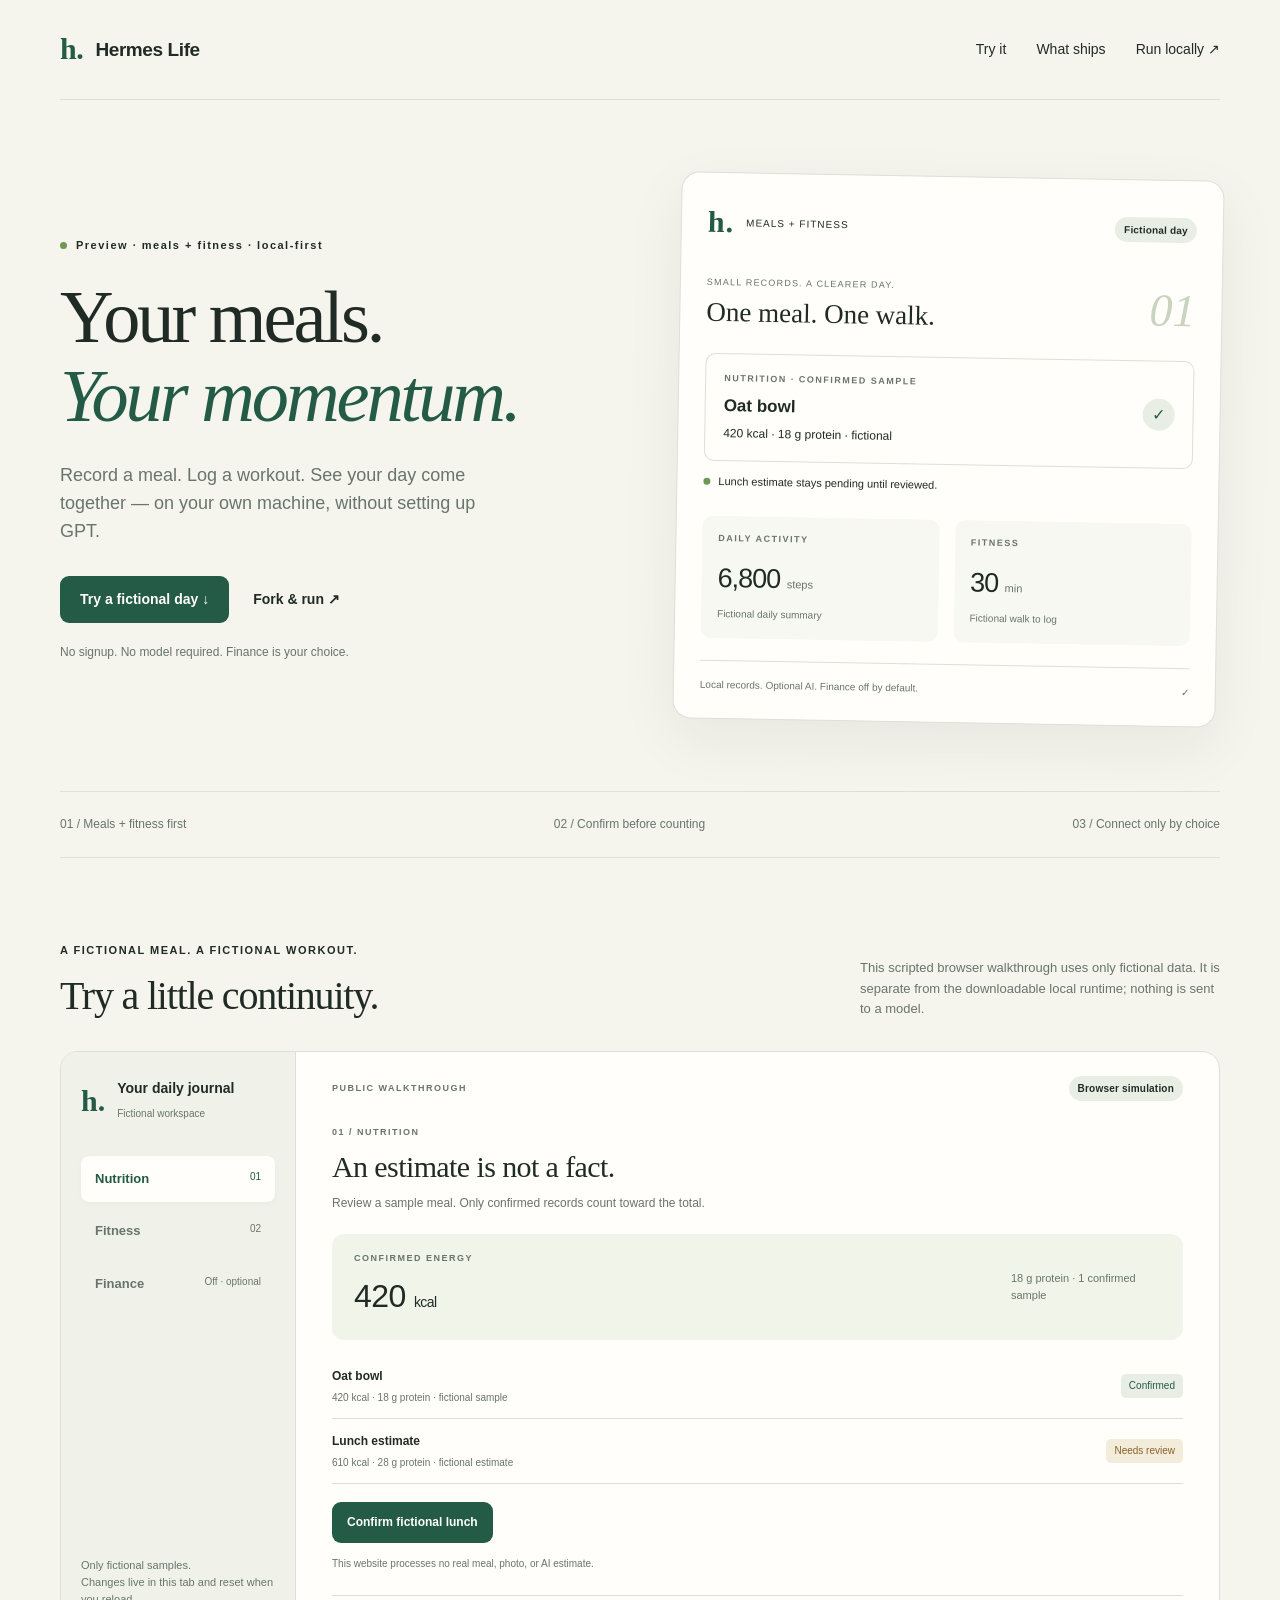
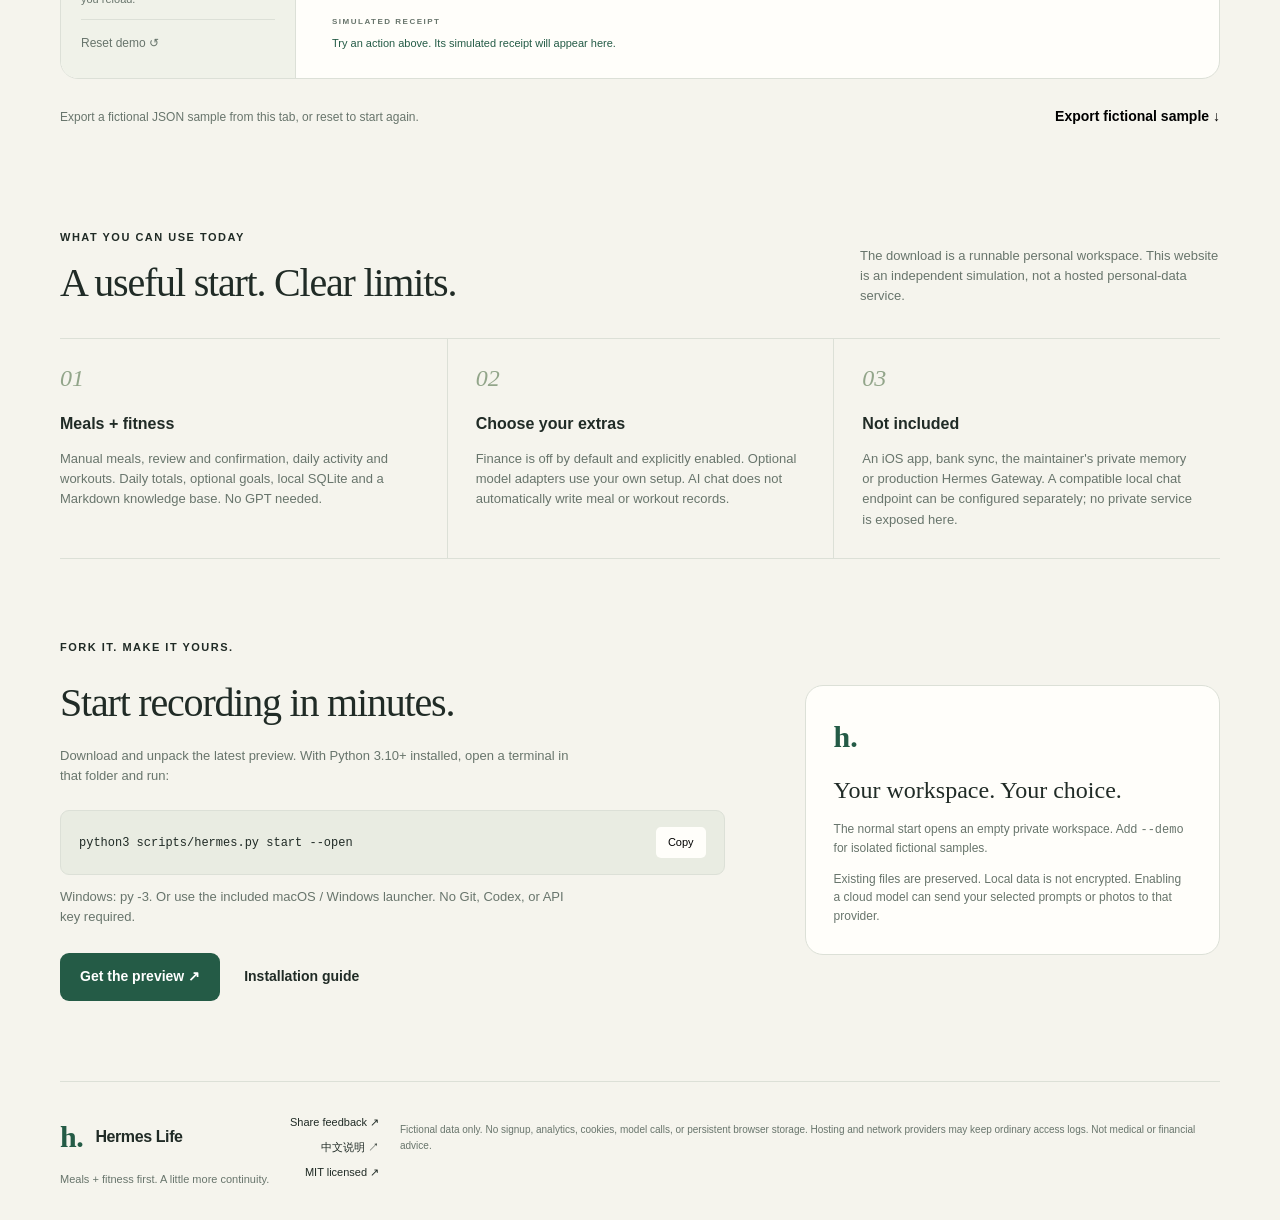
<file: site/index.html>
<!doctype html>
<html lang="en">
<head>
  <meta charset="utf-8">
  <meta name="viewport" content="width=device-width, initial-scale=1">
  <meta name="theme-color" content="#245b46">
  <meta name="description" content="Hermes Preview: a local-first meal and fitness journal. No GPT required. Finance is optional and off by default. Try a fictional browser demo.">
  <meta property="og:title" content="Hermes Preview — meals + fitness, local first">
  <meta property="og:description" content="Record a meal. Log a workout. No GPT required. Try the fictional demo or run your own workspace.">
  <meta property="og:image" content="https://hermes-preview.wenyeezy.com/media/hermes-preview-wide.png">
  <meta name="twitter:card" content="summary_large_image">
  <meta http-equiv="Content-Security-Policy" content="default-src 'self'; script-src 'self'; style-src 'self'; img-src 'self' data:; connect-src 'none'; object-src 'none'; base-uri 'none'; form-action 'none'">
  <title>Hermes Preview — meals + fitness, local first</title>
  <link rel="icon" href="icon.svg" type="image/svg+xml">
  <link rel="stylesheet" href="styles.css">
  <link rel="stylesheet" href="media.css">
  <script src="fixtures.js" defer></script>
  <script src="app.js" defer></script>
</head>
<body>
  <a class="skip-link" href="#demo">Skip to interactive demo</a>
  <header class="navigation wrap">
    <a class="brand" href="#top" aria-label="Hermes Life home"><span class="brand-symbol" aria-hidden="true">h.</span> Hermes Life</a>
    <nav aria-label="Main navigation"><a href="#demo">Try it</a><a href="#boundaries">What ships</a><a href="#install">Run locally ↗</a></nav>
  </header>
  <main id="top">
    <section class="hero wrap" aria-labelledby="hero-title">
      <div class="hero-copy">
        <p class="eyebrow"><span class="status-dot"></span> Preview · meals + fitness · local-first</p>
        <h1 id="hero-title">Your meals.<br><em>Your momentum.</em></h1>
        <p class="lede">Record a meal. Log a workout. See your day come together — on your own machine, without setting up GPT.</p>
        <div class="actions"><a class="button primary" href="#demo">Try a fictional day ↓</a><a class="text-link" href="https://github.com/Wenyeezy/hermes-personal-assistant-template">Fork &amp; run ↗</a></div>
        <p class="small muted">No signup. No model required. Finance is your choice.</p>
      </div>
      <div class="day-card" aria-label="Illustrative fictional meal and fitness workspace">
        <div class="day-top"><span class="mini-brand">h.</span><span>MEALS + FITNESS</span><span class="pill">Fictional day</span></div>
        <div class="day-heading"><div><p class="small muted">SMALL RECORDS. A CLEARER DAY.</p><h2>One meal. One walk.</h2></div><span class="day-number" aria-hidden="true">01</span></div>
        <div class="day-opportunity"><div><p class="label">NUTRITION · CONFIRMED SAMPLE</p><h3>Oat bowl</h3><p>420 kcal · 18 g protein · fictional</p></div><span class="round-arrow" aria-hidden="true">✓</span></div>
        <div class="next-step"><span class="status-dot"></span> Lunch estimate stays pending until reviewed.</div>
        <div class="day-metrics"><div><p class="label">DAILY ACTIVITY</p><strong>6,800 <small>steps</small></strong><p>Fictional daily summary</p></div><div><p class="label">FITNESS</p><strong>30 <small>min</small></strong><p>Fictional walk to log</p></div></div>
        <div class="day-footer"><span>Local records. Optional AI. Finance off by default.</span><span aria-hidden="true">✓</span></div>
      </div>
    </section>
    <div class="principles wrap"><span>01 / Meals + fitness first</span><span>02 / Confirm before counting</span><span>03 / Connect only by choice</span></div>
    <section class="demo-section wrap" id="demo" aria-labelledby="demo-title">
      <div class="section-heading"><div><p class="eyebrow">A FICTIONAL MEAL. A FICTIONAL WORKOUT.</p><h2 id="demo-title">Try a little continuity.</h2></div><p>This scripted browser walkthrough uses only fictional data. It is separate from the downloadable local runtime; nothing is sent to a model.</p></div>
      <div class="demo-shell">
        <aside class="demo-sidebar">
          <div class="workspace-label"><span class="mini-brand">h.</span><div><strong>Your daily journal</strong><span>Fictional workspace</span></div></div>
          <div class="tabs" role="tablist" aria-label="Demo modules" aria-orientation="vertical">
            <button id="tab-nutrition" role="tab" aria-selected="true" aria-controls="panel-nutrition" data-tab="nutrition">Nutrition <span>01</span></button>
            <button id="tab-fitness" role="tab" aria-selected="false" aria-controls="panel-fitness" tabindex="-1" data-tab="fitness">Fitness <span>02</span></button>
            <button id="tab-finance" role="tab" aria-selected="false" aria-controls="panel-finance" tabindex="-1" data-tab="finance">Finance <span id="finance-tab-state">Off · optional</span></button>
          </div>
          <p class="sidebar-note">Only fictional samples.<br>Changes live in this tab and reset when you reload.</p><button class="quiet-button" id="reset-demo">Reset demo ↺</button>
        </aside>
        <div class="demo-content">
          <div class="demo-toolbar"><span class="label">PUBLIC WALKTHROUGH</span><span class="pill">Browser simulation</span></div>
          <section id="panel-nutrition" role="tabpanel" aria-labelledby="tab-nutrition" class="demo-panel">
            <p class="eyebrow">01 / NUTRITION</p><h3>An estimate is not a fact.</h3><p class="panel-description">Review a sample meal. Only confirmed records count toward the total.</p>
            <div class="nutrition-total"><div><span class="label">CONFIRMED ENERGY</span><strong><span id="calorie-total">420</span> <small>kcal</small></strong></div><p id="nutrition-summary">18 g protein · 1 confirmed sample</p></div>
            <div class="meal-row"><div><strong>Oat bowl</strong><span>420 kcal · 18 g protein · fictional sample</span></div><span class="badge">Confirmed</span></div>
            <div class="meal-row"><div><strong>Lunch estimate</strong><span>610 kcal · 28 g protein · fictional estimate</span></div><span class="badge pending" id="lunch-status">Needs review</span></div>
            <button id="confirm-lunch" class="button primary">Confirm fictional lunch</button><p class="small muted">This website processes no real meal, photo, or AI estimate.</p>
          </section>
          <section id="panel-fitness" role="tabpanel" aria-labelledby="tab-fitness" class="demo-panel" hidden>
            <p class="eyebrow">02 / FITNESS</p><h3>A little movement, recorded.</h3><p class="panel-description">Log the sample walk and see the fictional daily workout total update.</p>
            <div class="nutrition-total"><div><span class="label">WORKOUTS LOGGED</span><strong><span id="workout-total">0</span> <small>min</small></strong></div><p id="workout-summary">No sample workout logged yet</p></div>
            <div class="meal-row"><div><strong>Daily activity</strong><span>6,800 steps · fictional daily summary</span></div><span class="badge">Sample</span></div>
            <div class="meal-row"><div><strong>Walking</strong><span>30 minutes · fictional sample</span></div><span class="badge pending" id="workout-status">Ready to log</span></div>
            <button id="save-workout" class="button primary">Log fictional walk</button><p class="small muted">Manual recording works in the local runtime. No wearable or iOS app required.</p>
          </section>
          <section id="panel-finance" role="tabpanel" aria-labelledby="tab-finance" class="demo-panel" hidden>
            <p class="eyebrow">OPTIONAL / FINANCE</p><h3>Only if you want it.</h3>
            <div id="finance-off" class="record-card"><span class="badge">Off by default</span><h4>Your journal comes first.</h4><p>Choose to try a fictional expense ledger. No bank is connected; no money moves.</p><button id="enable-demo-finance" class="button primary">Enable fictional Finance demo</button></div>
            <div id="finance-on" class="record-card" hidden><div class="record-heading"><span class="label">FICTIONAL EXPENSE</span><span class="badge pending" id="finance-status">Needs review</span></div><h4 class="expense-amount">$12.00</h4><p>Notebook · Supplies</p><button id="review-expense" class="button primary">Mark fictional expense reviewed</button><button id="disable-demo-finance" class="text-link">Turn Finance off</button><p class="small muted">In the local runtime, turning this off preserves existing records and blocks the module API.</p></div>
          </section>
          <div class="receipt-area" aria-live="polite" aria-atomic="true"><span class="receipt-label">SIMULATED RECEIPT</span><p id="receipt-text">Try an action above. Its simulated receipt will appear here.</p></div>
        </div>
      </div>
      <div class="demo-bottom"><p class="small muted">Export a fictional JSON sample from this tab, or reset to start again.</p><button class="text-link" id="export-demo">Export fictional sample ↓</button></div>
    </section>
    <section class="boundary-section wrap" id="boundaries" aria-labelledby="boundary-title">
      <div class="section-heading"><div><p class="eyebrow">WHAT YOU CAN USE TODAY</p><h2 id="boundary-title">A useful start. Clear limits.</h2></div><p>The download is a runnable personal workspace. This website is an independent simulation, not a hosted personal-data service.</p></div>
      <div class="boundary-grid">
        <article><span class="boundary-number">01</span><h3>Meals + fitness</h3><p>Manual meals, review and confirmation, daily activity and workouts. Daily totals, optional goals, local SQLite and a Markdown knowledge base. No GPT needed.</p></article>
        <article><span class="boundary-number">02</span><h3>Choose your extras</h3><p>Finance is off by default and explicitly enabled. Optional model adapters use your own setup. AI chat does not automatically write meal or workout records.</p></article>
        <article><span class="boundary-number">03</span><h3>Not included</h3><p>An iOS app, bank sync, the maintainer's private memory or production Hermes Gateway. A compatible local chat endpoint can be configured separately; no private service is exposed here.</p></article>
      </div>
    </section>
    <section class="install-section wrap" id="install" aria-labelledby="install-title">
      <div><p class="eyebrow">FORK IT. MAKE IT YOURS.</p><h2 id="install-title">Start recording in minutes.</h2><p>Download and unpack the latest preview. With Python 3.10+ installed, open a terminal in that folder and run:</p>
        <div class="command"><code id="install-command">python3 scripts/hermes.py start --open</code><button id="copy-command" aria-label="Copy installation command">Copy</button></div>
        <p class="small muted" id="copy-status" aria-live="polite">Windows: py -3. Or use the included macOS / Windows launcher. No Git, Codex, or API key required.</p>
        <div class="actions"><a class="button primary" href="https://github.com/Wenyeezy/hermes-personal-assistant-template/releases">Get the preview ↗</a><a class="text-link" href="https://github.com/Wenyeezy/hermes-personal-assistant-template/blob/main/START_HERE.md">Installation guide</a></div>
      </div>
      <aside class="install-note"><span class="mini-brand">h.</span><h3>Your workspace. Your choice.</h3><p>The normal start opens an empty private workspace. Add <code>--demo</code> for isolated fictional samples.</p><p>Existing files are preserved. Local data is not encrypted. Enabling a cloud model can send your selected prompts or photos to that provider.</p></aside>
    </section>
  </main>
  <footer class="wrap"><div><a class="brand" href="#top"><span class="brand-symbol" aria-hidden="true">h.</span> Hermes Life</a><p>Meals + fitness first. A little more continuity.</p></div><div class="footer-links"><a href="https://github.com/Wenyeezy/hermes-personal-assistant-template/issues/new">Share feedback ↗</a><a href="https://github.com/Wenyeezy/hermes-personal-assistant-template/blob/main/README.zh-CN.md">中文说明 ↗</a><a href="https://github.com/Wenyeezy/hermes-personal-assistant-template/blob/main/LICENSE">MIT licensed ↗</a></div><p class="privacy-note">Fictional data only. No signup, analytics, cookies, model calls, or persistent browser storage. Hosting and network providers may keep ordinary access logs. Not medical or financial advice.</p></footer>
</body>
</html>
</file>
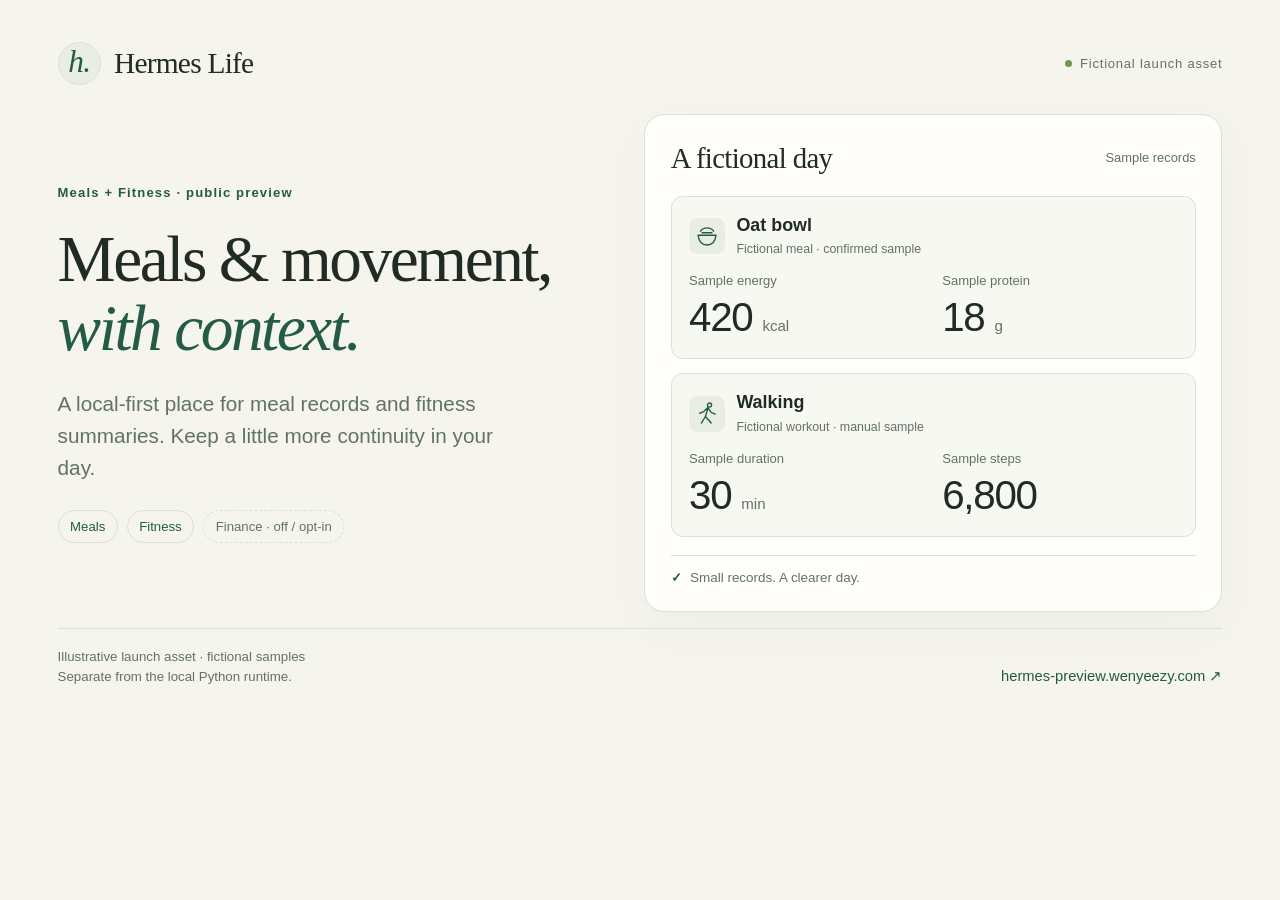
<file: site/launch.html>
<!doctype html>
<html lang="en" data-format="wide" data-mode="poster" data-scene="cover">
<head>
  <meta charset="utf-8">
  <meta name="viewport" content="width=device-width, initial-scale=1">
  <meta name="theme-color" content="#245b46">
  <meta name="description" content="Hermes Life launch illustrations: fictional meal records and fitness summaries, separate from the local Python runtime.">
  <meta http-equiv="Content-Security-Policy" content="default-src 'self'; script-src 'self'; style-src 'self'; img-src 'self' data:; connect-src 'none'; object-src 'none'; base-uri 'none'; form-action 'none'">
  <title>Hermes Life | Meals + Fitness | Launch asset</title>
  <link rel="icon" href="icon.svg" type="image/svg+xml">
  <link rel="stylesheet" href="launch.css">
  <script src="launch.js" defer></script>
</head>
<body>
  <!-- Deterministic, code-native capture surface. No runtime or demo scripts. -->
  <div class="launch-canvas">
    <div class="launch-frame">
      <header class="launch-header">
        <div class="brand"><span class="brand-mark" aria-hidden="true">h.</span><span>Hermes Life</span></div>
        <p class="asset-label"><span class="status-dot" aria-hidden="true"></span>Fictional launch asset</p>
      </header>

      <main class="launch-content" id="launch-content">
        <section class="scene cover-layout" data-scene="cover" aria-labelledby="cover-title">
          <div class="scene-copy">
            <p class="eyebrow">Meals + Fitness · public preview</p>
            <h1 id="cover-title">Meals &amp; movement,<br><em>with context.</em></h1>
            <p class="intro">A local-first place for meal records and fitness summaries. Keep a little more continuity in your day.</p>
            <div class="topic-strip" aria-label="Launch focus and optional module">
              <span>Meals</span><span>Fitness</span><span class="topic-off">Finance · off / opt-in</span>
            </div>
          </div>
          <figure class="day-preview" aria-labelledby="day-title">
            <figcaption class="preview-heading"><h2 id="day-title">A fictional day</h2><span class="sample-label">Sample records</span></figcaption>
            <div class="sample-records">
              <article class="sample-record">
                <div class="record-heading"><span class="record-icon" aria-hidden="true"><svg viewBox="0 0 32 32"><path d="M5 15h22c-1 8-5 12-11 12S6 23 5 15Z"/><path d="M8 10c2-3 5-4 8-4s6 1 8 4M10 12h12"/></svg></span><div><h3>Oat bowl</h3><p>Fictional meal · confirmed sample</p></div></div>
                <dl class="metric-pair"><div><dt>Sample energy</dt><dd>420 <span>kcal</span></dd></div><div><dt>Sample protein</dt><dd>18 <span>g</span></dd></div></dl>
              </article>
              <article class="sample-record">
                <div class="record-heading"><span class="record-icon" aria-hidden="true"><svg viewBox="0 0 32 32"><circle cx="19" cy="5" r="2.5"/><path d="m12 13 5-5 4 6 5 2M17 9l-3 10 7 8M14 19l-5 8M7 15l5-2"/></svg></span><div><h3>Walking</h3><p>Fictional workout · manual sample</p></div></div>
                <dl class="metric-pair"><div><dt>Sample duration</dt><dd>30 <span>min</span></dd></div><div><dt>Sample steps</dt><dd>6,800</dd></div></dl>
              </article>
            </div>
            <p class="preview-note"><span class="checkmark" aria-hidden="true">✓</span> Small records. A clearer day.</p>
          </figure>
        </section>

        <section class="scene scene-layout" data-scene="meal" aria-labelledby="meal-title" hidden>
          <div class="scene-copy">
            <p class="eyebrow">Meals / illustrative review</p>
            <h1 id="meal-title">A meal record,<br><em>reviewed by you.</em></h1>
            <p class="intro">An estimate deserves a review. This fictional oat bowl is shown as a confirmed sample.</p>
            <p class="copy-note">Illustrative confirmation state; this page does not record a meal.</p>
          </div>
          <figure class="detail-card meal-card" aria-labelledby="meal-record-title">
            <figcaption class="card-topline"><span class="eyebrow">Fictional meal record</span><span class="sample-badge">Fictional sample</span></figcaption>
            <div class="detail-heading"><div><p class="record-kicker">Meals</p><h2 id="meal-record-title">Oat bowl</h2></div><div class="bowl" aria-hidden="true"><span class="bowl-surface"></span></div></div>
            <dl class="large-metrics"><div><dt>Sample energy</dt><dd>420 <span>kcal</span></dd></div><div><dt>Sample protein</dt><dd>18 <span>g</span></dd></div></dl>
            <div class="record-state"><span class="confirmed-badge"><span aria-hidden="true">✓</span> Confirmed sample</span><p>Included in the fictional summary.</p></div>
            <p class="card-note">All values are made up for this launch illustration.</p>
          </figure>
        </section>

        <section class="scene scene-layout" data-scene="workout" aria-labelledby="workout-title" hidden>
          <div class="scene-copy">
            <p class="eyebrow">Fitness / manual record</p>
            <h1 id="workout-title">A walk,<br><em>worth keeping.</em></h1>
            <p class="intro">Time, steps, and a little continuity. Keep movement alongside your meal records.</p>
            <p class="copy-note">A fictional workout, entered manually for illustration.</p>
          </div>
          <figure class="detail-card workout-card" aria-labelledby="workout-record-title">
            <figcaption class="card-topline"><span class="eyebrow">Fictional fitness record</span><span class="sample-badge">Fictional sample</span></figcaption>
            <div class="detail-heading"><div><p class="record-kicker">Fitness</p><h2 id="workout-record-title">Walking</h2></div><span class="walking-mark" aria-hidden="true"><svg viewBox="0 0 32 32"><circle cx="19" cy="5" r="2.5"/><path d="m12 13 5-5 4 6 5 2M17 9l-3 10 7 8M14 19l-5 8M7 15l5-2"/></svg></span></div>
            <dl class="large-metrics"><div><dt>Sample duration</dt><dd>30 <span>min</span></dd></div><div><dt>Sample steps</dt><dd>6,800</dd></div></dl>
            <div class="record-state"><span class="confirmed-badge">Manual sample</span><p>A small record of movement.</p></div>
            <p class="card-note">No health account or device is connected to this illustration.</p>
          </figure>
        </section>

        <section class="scene scene-layout" data-scene="summary" aria-labelledby="summary-title" hidden>
          <div class="scene-copy">
            <p class="eyebrow">Meals + Fitness / daily summary</p>
            <h1 id="summary-title">Small records.<br><em>One clear day.</em></h1>
            <p class="intro">See confirmed meals and recorded movement together, without losing the detail.</p>
            <p class="copy-note">Fictional totals shown after illustrative review.</p>
          </div>
          <figure class="detail-card summary-card" aria-labelledby="summary-record-title">
            <figcaption class="card-topline"><h2 id="summary-record-title">A fictional day</h2><span class="sample-badge">Sample totals</span></figcaption>
            <dl class="large-metrics summary-metrics"><div><dt>Fictional confirmed energy</dt><dd>1,030 <span>kcal</span></dd></div><div><dt>Fictional protein</dt><dd>46 <span>g</span></dd></div></dl>
            <div class="summary-meals" aria-label="Fictional confirmed meal samples">
              <p><span>Oat bowl <small>· confirmed sample</small></span><strong>420 kcal · 18 g</strong></p>
              <p><span>Lunch <small>· confirmed sample</small></span><strong>610 kcal · 28 g</strong></p>
            </div>
            <div class="movement-total"><div><p class="record-kicker">Fictional movement</p><h3>Walking</h3></div><p class="movement-value">+30 <span>min</span></p></div>
            <p class="card-note">Sample totals, not a health recommendation.</p>
          </figure>
        </section>

        <section class="scene scene-layout install-layout" data-scene="install" aria-labelledby="install-title" hidden>
          <div class="scene-copy">
            <p class="eyebrow">Your own machine / Python starter</p>
            <h1 id="install-title">Start small.<br><em>Keep it local.</em></h1>
            <p class="intro">Start your own workspace for manual meal records and fitness summaries.</p>
            <div class="topic-strip"><span>Python 3.10+</span><span>No API key required</span></div>
          </div>
          <article class="detail-card install-card" aria-labelledby="local-title">
            <div class="card-topline"><span class="eyebrow">Run locally</span><span class="terminal-dots" aria-hidden="true"><i></i><i></i><i></i></span></div>
            <h2 id="local-title">Your own workspace.</h2>
            <p class="install-instruction">Download and extract the repository. Open a terminal in that folder, then run:</p>
            <pre class="command-line"><code>python3 scripts/hermes.py start --open</code></pre>
            <p class="install-caption">Starts an empty local workspace.</p>
            <div class="install-boundary"><span class="checkmark" aria-hidden="true">✓</span><p>Meals + Fitness first.<br>Finance is off until you opt in.</p></div>
            <p class="card-note">This launch storyboard is illustrative; the Python runtime runs separately.</p>
          </article>
        </section>
      </main>

      <footer class="launch-footer">
        <p>Illustrative launch asset · fictional samples<br>Separate from the local Python runtime.</p>
        <div class="footer-destination"><span class="scene-position" id="scene-position" hidden>01 / 05</span><a href="https://hermes-preview.wenyeezy.com/">hermes-preview.wenyeezy.com<span aria-hidden="true"> ↗</span></a></div>
      </footer>
    </div>
  </div>
</body>
</html>
</file>
<file: site/styles.css>
@charset "UTF-8";
:root{--paper:#f5f4ed;--ink:#202b26;--muted:#68756c;--green:#245b46;--line:#dce0d7;--white:#fffefa;--soft:#e9eee5;--amber:#886228;--radius:18px;color-scheme:light}
*{box-sizing:border-box}html{scroll-behavior:smooth;scroll-padding-top:24px}body{margin:0;background:var(--paper);color:var(--ink);font:16px/1.55 -apple-system,BlinkMacSystemFont,"Segoe UI",sans-serif}a{color:inherit;text-decoration:none}button,a{-webkit-tap-highlight-color:transparent}button{font:inherit;cursor:pointer}button:disabled{opacity:.65;cursor:default}button:disabled::after{content:" ✓"}button:focus-visible,a:focus-visible{outline:3px solid #8caf5f;outline-offset:4px}[hidden]{display:none!important}.wrap{width:min(1160px,calc(100% - 64px));margin-inline:auto}.skip-link{position:fixed;top:-100px;left:20px;padding:12px;background:var(--ink);color:white;z-index:10}.skip-link:focus{top:10px}.navigation{height:100px;display:flex;align-items:center;justify-content:space-between;border-bottom:1px solid var(--line)}.brand{display:inline-flex;gap:12px;align-items:center;font-size:19px;font-weight:650;letter-spacing:-.4px}.brand-symbol,.mini-brand{font-family:Georgia,serif;font-size:30px;font-weight:bold;color:var(--green)}nav{display:flex;gap:30px;font-size:14px}nav a:hover,.text-link:hover{text-decoration:underline;text-underline-offset:4px}.hero{padding:76px 0 68px;display:grid;grid-template-columns:1fr 1fr;gap:74px;align-items:center}.eyebrow,.label{font-size:11px;font-weight:650;letter-spacing:1.5px}.eyebrow{margin:0 0 24px;display:flex;gap:9px;align-items:center}.status-dot{width:7px;height:7px;border-radius:100%;background:#719754;display:inline-block;flex-shrink:0}h1,h2,h3,h4,p{margin-top:0}h1{font:normal clamp(52px,5.8vw,76px)/1.06 Georgia,serif;letter-spacing:-3px;margin-bottom:26px}h1 em{font-weight:normal;color:var(--green)}.lede{font-size:18px;color:var(--muted);max-width:435px;margin-bottom:30px}.actions{display:flex;gap:24px;align-items:center;flex-wrap:wrap}.button{border:0;border-radius:9px;display:inline-flex;align-items:center;justify-content:center;gap:24px;padding:13px 20px;font-size:14px;font-weight:600;min-height:46px}.primary{background:var(--green);color:white}.primary:hover:not(:disabled){background:#173e30}.text-link{font-size:14px;font-weight:600;border:0;padding:0;background:transparent;min-height:44px;display:inline-flex;align-items:center;gap:12px}.small{font-size:12px}.muted{color:var(--muted)}.hero-copy>.small{margin:20px 0 0}.day-card{background:var(--white);border:1px solid var(--line);border-radius:var(--radius);padding:26px;box-shadow:0 20px 60px #273b2710;transform:rotate(1deg)}.day-top{display:flex;align-items:center;gap:12px;font-size:10px;letter-spacing:1px}.day-top .pill{margin-left:auto}.pill{padding:5px 9px;background:var(--soft);border-radius:30px;font-size:10px;letter-spacing:.2px;font-weight:600;white-space:nowrap}.day-heading{display:flex;align-items:center;justify-content:space-between;margin:30px 0 24px}.day-heading p{font-size:9px;letter-spacing:1.2px;margin-bottom:8px}.day-heading h2{font:normal 27px Georgia,serif;margin:0}.day-number{font:italic 46px Georgia,serif;color:#c9d3c0}.day-opportunity{display:flex;align-items:center;justify-content:space-between;border:1px solid var(--line);border-radius:10px;padding:18px}.day-opportunity .label{margin-bottom:8px;font-size:9px;color:var(--muted)}.day-opportunity h3{font-size:17px;margin-bottom:4px}.day-opportunity p:last-child{font-size:12px;margin:0}.round-arrow{height:32px;width:32px;display:grid;place-items:center;background:var(--soft);border-radius:100%;color:var(--green)}.next-step{font-size:11px;display:flex;align-items:center;gap:8px;margin:12px 0 26px}.day-metrics{display:grid;grid-template-columns:1fr 1fr;gap:16px}.day-metrics>div{padding:16px;background:#f7f8f1;border-radius:10px}.day-metrics .label{font-size:9px;color:var(--muted);margin-bottom:12px}.day-metrics strong{font-size:27px;font-weight:500;letter-spacing:-1px}.day-metrics small{font-size:11px;letter-spacing:0;color:var(--muted)}.day-metrics p:last-child{font-size:10px;margin:6px 0 0;color:var(--muted)}.day-footer{margin-top:22px;padding-top:16px;border-top:1px solid var(--line);display:flex;justify-content:space-between;font-size:10px;color:var(--muted)}.principles{padding:23px 0;border-top:1px solid var(--line);border-bottom:1px solid var(--line);display:flex;justify-content:space-between;gap:20px;font-size:12px;color:var(--muted)}.demo-section{padding-top:84px}.section-heading{display:flex;align-items:flex-end;justify-content:space-between;gap:56px;margin-bottom:32px}.section-heading .eyebrow{margin-bottom:14px}.section-heading h2,.install-section h2{font:normal 40px/1.15 Georgia,serif;letter-spacing:-1.2px;margin:0}.section-heading>p{max-width:360px;font-size:13px;color:var(--muted);margin:0}.demo-shell{display:grid;grid-template-columns:235px 1fr;background:var(--white);border:1px solid var(--line);border-radius:var(--radius);overflow:hidden;min-height:535px}.demo-sidebar{padding:26px 20px;border-right:1px solid var(--line);display:flex;flex-direction:column;background:#f0f2e9}.workspace-label{display:flex;align-items:center;gap:12px;margin-bottom:32px}.workspace-label strong{font-size:14px;display:block}.workspace-label span:last-child{font-size:10px;color:var(--muted)}.tabs{display:flex;flex-direction:column;gap:6px}.tabs button{display:flex;justify-content:space-between;border:0;padding:13px 14px;background:transparent;color:var(--muted);text-align:left;border-radius:8px;font-size:13px;font-weight:600}.tabs button span{font-size:10px;font-weight:400}.tabs button[aria-selected=true]{background:var(--white);color:var(--green);box-shadow:0 2px 6px #20301b08}.sidebar-note{font-size:11px;color:var(--muted);margin-top:auto;padding-top:36px}.quiet-button{border:0;border-top:1px solid var(--line);padding:14px 0 0;background:none;text-align:left;font-size:12px;color:var(--muted);display:flex;justify-content:space-between}.demo-content{padding:24px 36px 26px}.demo-toolbar{display:flex;justify-content:space-between;align-items:center;gap:8px;margin-bottom:25px}.demo-toolbar .label{font-size:9px;color:var(--muted)}.demo-panel{min-height:344px}.demo-panel>.eyebrow{font-size:9px;color:var(--muted);margin-bottom:10px}.demo-panel h3{font:normal 30px/1.15 Georgia,serif;letter-spacing:-.6px;margin-bottom:9px}.panel-description{font-size:12px;color:var(--muted);margin-bottom:22px}.record-card{border:1px solid var(--line);padding:20px;border-radius:12px}.record-heading{display:flex;justify-content:space-between;align-items:center;gap:10px;margin-bottom:13px}.record-heading .label{font-size:9px;color:var(--muted)}.badge{font-size:10px;color:var(--green);background:var(--soft);padding:4px 8px;border-radius:5px;white-space:nowrap}.pending{background:#f3ecdb;color:var(--amber)}.record-card h4{font-size:22px;letter-spacing:-.4px;margin-bottom:4px}.record-card>p{font-size:12px;margin-bottom:16px}dl{font-size:11px;margin:16px 0 20px}dl div{display:grid;grid-template-columns:100px 1fr;gap:16px;margin:8px 0}dt{color:var(--muted)}dd{margin:0}.demo-panel .button{font-size:12px;padding:11px 15px;min-height:40px}.receipt-area{border-top:1px solid var(--line);padding-top:16px;margin-top:24px;font-size:11px}.receipt-label{font-size:8px;letter-spacing:1.5px;color:var(--muted);font-weight:600}.receipt-area p{margin:6px 0 0;color:var(--green)}.nutrition-total{background:#f1f4e9;border-radius:12px;padding:18px 22px;display:flex;align-items:center;justify-content:space-between;gap:12px;margin-bottom:14px}.nutrition-total .label{display:block;font-size:9px;color:var(--muted)}.nutrition-total strong{display:block;font-size:32px;font-weight:500;margin-top:6px;letter-spacing:-.6px}.nutrition-total small{font-size:14px}.nutrition-total>p{font-size:11px;color:var(--muted);margin:0;max-width:150px}.meal-row{display:flex;justify-content:space-between;align-items:center;gap:12px;padding:13px 0;border-bottom:1px solid var(--line);font-size:12px}.meal-row strong,.meal-row div span{display:block}.meal-row div span{font-size:10px;color:var(--muted);margin-top:4px}.meal-row+.button{margin-top:18px}.demo-panel>.small{margin-top:13px;font-size:10px}.record-card .expense-amount{font-size:34px}.demo-bottom{display:flex;justify-content:space-between;align-items:center;gap:24px;padding-top:16px}.demo-bottom p{margin:0}.boundary-section{padding-top:90px}.boundary-grid{display:grid;grid-template-columns:repeat(3,1fr);border-top:1px solid var(--line);border-bottom:1px solid var(--line)}.boundary-grid article{padding:26px 28px 28px 0}.boundary-grid article+article{padding-left:28px;border-left:1px solid var(--line)}.boundary-number{font:italic 24px Georgia,serif;color:#92a58a;display:block;margin-bottom:20px}.boundary-grid h3{font-size:16px;margin-bottom:12px}.boundary-grid p{font-size:13px;color:var(--muted);margin:0}.install-section{padding:80px 0;display:grid;grid-template-columns:1.6fr 1fr;gap:80px}.install-section h2{margin-bottom:20px}.install-section>div>p:not(.eyebrow){color:var(--muted);font-size:13px;max-width:520px}.command{display:flex;gap:10px;justify-content:space-between;align-items:center;padding:16px 18px;background:#e9ece2;border:1px solid var(--line);border-radius:9px;margin:24px 0 12px}.command code{font:12px/1.5 ui-monospace,SFMono-Regular,Consolas,monospace;overflow-wrap:anywhere}.command button{font-size:11px;border:0;background:var(--white);padding:7px 12px;border-radius:5px}.install-section .actions{margin-top:26px}.install-note{background:var(--white);border:1px solid var(--line);border-radius:var(--radius);padding:28px;align-self:center}.install-note h3{font:normal 24px Georgia,serif;margin:16px 0}.install-note p{font-size:12px;color:var(--muted);margin-bottom:12px}.install-note p:last-child{margin:0}footer{padding:32px 0;border-top:1px solid var(--line);display:flex;justify-content:space-between;flex-wrap:wrap;gap:20px}footer .brand{font-size:16px}footer>div>p{font-size:11px;color:var(--muted);margin:10px 0 0}.footer-links{display:flex;flex-direction:column;gap:8px;align-items:flex-end;font-size:11px}.footer-links span{color:var(--muted)}.privacy-note{flex:1 1 100%;font-size:10px;color:var(--muted);margin:8px 0 0;max-width:820px}
@media(max-width:1000px){.hero{gap:36px}.day-card{padding:22px}.day-top{gap:9px;font-size:9px}.day-metrics strong{font-size:23px}.demo-shell{grid-template-columns:200px 1fr}.demo-content{padding:24px}.install-section{gap:40px}.command{padding:12px}}
@media(max-width:720px){.wrap{width:calc(100% - 36px)}.navigation{height:76px}nav{gap:18px;font-size:12px}nav a:nth-child(2){display:none}.brand{gap:9px;font-size:17px}.hero{grid-template-columns:1fr;padding:48px 0 36px;gap:36px}h1{font-size:57px;letter-spacing:-2px}.lede{font-size:16px;max-width:430px}.hero-copy>.small{margin-top:16px}.day-card{transform:none}.principles{font-size:10px;gap:12px;align-items:flex-start}.principles span{max-width:110px}.demo-section,.boundary-section{padding-top:54px}.section-heading{flex-direction:column;align-items:flex-start;gap:16px;margin-bottom:24px}.section-heading h2,.install-section h2{font-size:32px}.section-heading>p{max-width:100%;font-size:12px}.demo-shell{grid-template-columns:1fr}.demo-sidebar{border-right:0;border-bottom:1px solid var(--line);padding:16px}.workspace-label{margin:0 0 12px;gap:10px}.workspace-label .mini-brand{font-size:24px}.tabs{flex-direction:row;gap:5px}.tabs button{flex:1;padding:12px 10px;font-size:12px}.tabs button span{display:none}.sidebar-note{display:none}.quiet-button{border:0;padding:0;position:absolute;right:35px;margin-top:8px;font-size:10px;gap:10px;min-height:30px}.demo-content{padding:20px 17px}.demo-toolbar{margin-bottom:21px}.demo-panel h3{font-size:27px}.demo-panel{min-height:350px}.record-card{padding:17px}.record-heading .label{font-size:8px}.badge{font-size:9px}dl div{grid-template-columns:82px 1fr;gap:10px}.nutrition-total{padding:16px;gap:10px}.nutrition-total strong{font-size:31px}.nutrition-total>p{max-width:100px}.meal-row{font-size:11px}.meal-row div span{font-size:9px}.demo-bottom{align-items:flex-start;flex-direction:column;gap:4px}.demo-bottom p{font-size:10px}.boundary-grid{grid-template-columns:1fr}.boundary-grid article,.boundary-grid article+article{border-left:0;padding:22px 0}.boundary-grid article+article{border-top:1px solid var(--line)}.boundary-number{margin-bottom:12px}.install-section{grid-template-columns:1fr;padding:54px 0;gap:30px}.command{padding:14px;gap:12px}.command code{font-size:11px}.install-note{padding:24px}.footer-links{align-items:flex-start}footer{padding-top:26px}.privacy-note{font-size:10px}}
@media(prefers-reduced-motion:reduce){html{scroll-behavior:auto}}
</file>
<file: site/media.css>
/* Native layout presets for screenshots of this fictional UI; no raster edits. */
.social-scene .demo-toolbar{margin-bottom:16px}.social-scene .demo-panel{min-height:315px}.social-scene .panel-description{margin-bottom:14px}.social-scene .nutrition-total{padding:12px 18px;margin-bottom:4px}.social-scene .nutrition-total strong{font-size:28px;margin-top:4px}.social-scene .meal-row{padding:9px 0}.social-scene .meal-row+.button{margin-top:12px}.social-scene .demo-panel>.small{margin-top:8px}.social-scene .receipt-area{margin-top:16px;padding-top:12px}
.social .navigation{height:76px}.social nav{display:none}.social footer,.social .principles,.social .boundary-section,.social .demo-bottom{display:none}.social-wide .demo-section,.social-wide .install-section,.social-square .demo-section,.social-square .install-section{display:none}.social-wide .wrap{width:1040px}.social-wide .hero{padding:28px 0 40px;gap:58px}.social-wide h1{font-size:65px}.social-wide .lede{font-size:16px}.social-wide .day-card{padding:23px;transform:none}.social-wide .day-heading{margin:22px 0}.social-wide .day-metrics>div{padding:14px}.social-wide .day-metrics strong{font-size:25px}.social-wide .day-footer{margin-top:16px}.social-square .wrap{width:864px}.social-square .hero{grid-template-columns:1fr;padding:35px 0;gap:34px}.social-square h1{font-size:69px;line-height:1.02;margin-bottom:20px}.social-square h1 br{display:none}.social-square h1 em{display:block}.social-square .hero-copy .eyebrow{margin-bottom:16px}.social-square .lede{max-width:750px;font-size:18px;margin-bottom:8px}.social-square .actions{display:none}.social-square .hero-copy>.small{margin-top:16px}.social-square .day-card{transform:none;padding:28px 32px}.social-square .day-heading{margin:24px 0}.social-square .day-opportunity h3{font-size:23px}.social-square .day-opportunity p:last-child{font-size:14px}.social-square .day-metrics strong{font-size:37px}.social-square .day-metrics p:last-child{font-size:13px}.social-square .day-footer{font-size:13px}.social-scene .hero,.social-scene .install-section{display:none}.social-scene .wrap{width:1100px}.social-scene .demo-section{padding-top:22px}.social-scene .section-heading{margin-bottom:18px;gap:30px}.social-scene .section-heading .eyebrow{margin-bottom:8px;font-size:9px}.social-scene .section-heading h2{font-size:33px}.social-scene .section-heading>p{font-size:11px}.social-scene .demo-shell{min-height:505px}.social-scene .demo-content{padding:22px 30px}.social-scene .demo-panel{min-height:340px}.social-install .hero,.social-install .demo-section{display:none}.social-install .wrap{width:1100px}.social-install .install-section{padding:90px 0;gap:70px}.social-install .install-section h2{font-size:48px}.social-install .install-section>div>p:not(.eyebrow){font-size:16px}.social-install .command code{font-size:15px}.social-install .install-note p{font-size:15px}
</file>
<file: site/launch.css>
@charset "UTF-8";

:root {
  --paper: #f5f4ed;
  --white: #fffefa;
  --ink: #202b26;
  --muted: #627267;
  --green: #245b46;
  --line: #dce0d7;
  --soft: #e9eee5;
  color-scheme: light;
  font-family: -apple-system, BlinkMacSystemFont, "Segoe UI", sans-serif;
  color: var(--ink);
  background: var(--paper);
}

* { box-sizing: border-box; }
body, h1, h2, h3, p, figure, dl, dd, pre { margin: 0; }
body { min-width: 280px; }
[hidden] { display: none !important; }
svg { display: block; width: 100%; height: 100%; }
a { color: var(--green); text-decoration: none; }
a:hover { text-decoration: underline; text-underline-offset: 4px; }
a:focus-visible { outline: 3px solid var(--green); outline-offset: 6px; }

/* Container units keep the composition proportional at both wide sizes. */
.launch-canvas {
  position: relative;
  width: min(100%, 1280px);
  aspect-ratio: 16 / 9;
  margin-inline: auto;
  container-type: inline-size;
}
.launch-frame {
  position: absolute;
  inset: 0;
  display: grid;
  grid-template-rows: auto minmax(0, 1fr) auto;
  gap: 2.25cqw;
  padding: 3.25cqw 4.5cqw 2.5cqw;
  background: var(--paper);
}
.launch-header, .launch-footer, .brand, .asset-label,
.preview-heading, .record-heading, .card-topline,
.detail-heading, .record-state, .movement-total, .footer-destination {
  display: flex;
  align-items: center;
  justify-content: space-between;
}
.brand { justify-content: flex-start; gap: 1cqw; font: 2.3cqw/1 Georgia, serif; letter-spacing: -.06cqw; }
.brand-mark {
  display: grid;
  place-items: center;
  width: 3.4cqw;
  height: 3.4cqw;
  border: 1px solid var(--line);
  border-radius: 50%;
  color: var(--green);
  background: var(--soft);
  font: italic 2.45cqw/1 Georgia, serif;
  padding-bottom: .2cqw;
}
.asset-label { gap: .65cqw; font-size: 1.02cqw; letter-spacing: .06cqw; color: var(--muted); }
.status-dot { width: .55cqw; height: .55cqw; border-radius: 50%; background: #719754; flex-shrink: 0; }
.launch-content { min-width: 0; min-height: 0; display: grid; }
.scene { min-width: 0; min-height: 0; align-items: center; }
.cover-layout, .scene-layout { display: grid; grid-template-columns: 1fr 1.08fr; gap: 4cqw; }
.scene-copy { min-width: 0; }
.eyebrow { font-size: 1.02cqw; font-weight: 650; letter-spacing: .09cqw; line-height: 1.5; color: var(--green); }
.scene-copy > .eyebrow { margin-bottom: 1.7cqw; }
h1 { font: normal 5.1cqw/1.07 Georgia, serif; letter-spacing: -.19cqw; text-wrap: balance; }
h1 em { color: var(--green); font-weight: normal; }
.intro { font-size: 1.62cqw; line-height: 1.55; color: var(--muted); margin-top: 1.85cqw; max-width: 35cqw; }
.topic-strip { display: flex; flex-wrap: wrap; gap: .7cqw; margin-top: 2cqw; }
.topic-strip > span { padding: .62cqw .9cqw; border: 1px solid var(--line); border-radius: 999px; font-size: 1.03cqw; color: var(--green); }
.topic-strip .topic-off { color: var(--muted); border-style: dashed; }
.copy-note { margin-top: 2cqw; max-width: 31cqw; font-size: 1.15cqw; line-height: 1.5; color: var(--muted); }

.day-preview, .detail-card { min-width: 0; padding: 2cqw; border: 1px solid var(--line); border-radius: 1.6cqw; background: var(--white); box-shadow: 0 1.25cqw 4cqw #273b2708; }
.preview-heading { gap: 1cqw; margin-bottom: 1.6cqw; }
.preview-heading h2, .card-topline h2 { font: normal 2.25cqw/1.2 Georgia, serif; letter-spacing: -.05cqw; }
.sample-label { color: var(--muted); font-size: 1.01cqw; white-space: nowrap; }
.sample-records { display: grid; gap: 1.1cqw; }
.sample-record { padding: 1.35cqw; border: 1px solid var(--line); border-radius: .9cqw; background: #f7f8f1; }
.record-heading { justify-content: flex-start; gap: .9cqw; margin-bottom: 1.1cqw; }
.record-icon { width: 2.8cqw; height: 2.8cqw; flex-shrink: 0; padding: .38cqw; border-radius: .65cqw; background: var(--soft); color: var(--green); }
.record-icon svg, .walking-mark svg { fill: none; stroke: currentColor; stroke-width: 1.7; stroke-linecap: round; stroke-linejoin: round; }
.record-heading h3 { font-size: 1.4cqw; line-height: 1.3; font-weight: 600; }
.record-heading p { font-size: .97cqw; line-height: 1.4; margin-top: .3cqw; color: var(--muted); }
.metric-pair, .large-metrics { display: grid; grid-template-columns: 1fr 1fr; gap: 1.4cqw; }
.metric-pair dt, .large-metrics dt { font-size: 1.02cqw; line-height: 1.4; color: var(--muted); margin-bottom: .3cqw; }
.metric-pair dd { font-size: 3.15cqw; line-height: 1.15; font-weight: 500; letter-spacing: -.1cqw; }
dd { font-variant-numeric: tabular-nums; }
.metric-pair dd span { font-size: 1.18cqw; letter-spacing: 0; color: var(--muted); font-weight: 400; }
.preview-note { margin-top: 1.45cqw; padding-top: 1.1cqw; border-top: 1px solid var(--line); font-size: 1.05cqw; color: var(--muted); display: flex; align-items: center; gap: .65cqw; }
.checkmark { color: var(--green); font-weight: 600; }

.scene-layout { grid-template-columns: .95fr 1.2fr; }
.scene-layout h1 { font-size: 4.7cqw; }
.detail-card { padding: 2.5cqw; }
.card-topline { gap: 1cqw; margin-bottom: 2cqw; }
.card-topline .eyebrow { font-size: .95cqw; letter-spacing: .075cqw; }
.sample-badge { color: var(--green); background: var(--soft); border-radius: 999px; padding: .5cqw .75cqw; font-size: .95cqw; white-space: nowrap; }
.detail-heading { gap: 1.5cqw; margin-bottom: 2.1cqw; }
.record-kicker { font-size: 1.05cqw; line-height: 1.5; color: var(--muted); margin-bottom: .35cqw; }
.detail-heading h2, .install-card h2 { font: normal 3.4cqw/1.15 Georgia, serif; letter-spacing: -.07cqw; }
.large-metrics { gap: 1.5cqw; }
.large-metrics dt { font-size: 1.08cqw; margin-bottom: .7cqw; }
.large-metrics dd { color: var(--green); font-size: 5.4cqw; line-height: 1.1; letter-spacing: -.2cqw; font-weight: 500; }
.large-metrics dd span { font-size: 1.45cqw; letter-spacing: 0; color: var(--muted); font-weight: 400; }
.record-state { align-items: flex-start; flex-direction: column; gap: .8cqw; margin-top: 2.4cqw; padding-top: 1.6cqw; border-top: 1px solid var(--line); }
.confirmed-badge { display: inline-flex; align-items: center; gap: .45cqw; color: var(--green); font-size: 1.15cqw; font-weight: 600; }
.record-state p { font-size: 1.2cqw; line-height: 1.5; color: var(--muted); }
.card-note { margin-top: 1.6cqw; font-size: 1.02cqw; line-height: 1.5; color: var(--muted); }

/* A small bowl drawn entirely in CSS; no external photos or generated assets. */
.bowl { position: relative; width: 7cqw; height: 5.3cqw; flex-shrink: 0; }
.bowl::before { content: ""; position: absolute; inset: 1.45cqw 0 .4cqw; background: #e4e9dd; border: 1px solid #c7d2c0; border-radius: 8% 8% 50% 50% / 10% 10% 90% 90%; }
.bowl-surface { position: absolute; top: .5cqw; left: 0; width: 100%; height: 2.75cqw; border-radius: 50%; border: .28cqw solid #fffefa; box-shadow: 0 0 0 1px #c7d2c0; background: radial-gradient(ellipse at 25% 38%, #d8b56d 0 7%, transparent 8%), radial-gradient(ellipse at 45% 62%, #ca9e5d 0 6%, transparent 7%), radial-gradient(ellipse at 62% 25%, #e0bd7e 0 8%, transparent 9%), radial-gradient(circle at 72% 56%, #677b71 0 8%, transparent 9%), radial-gradient(circle at 55% 50%, #596f63 0 8%, transparent 9%), radial-gradient(ellipse at 34% 70%, #e3c890 0 9%, transparent 10%), #eee2c5; }
.walking-mark { width: 5.1cqw; height: 5.1cqw; padding: .9cqw; border-radius: 50%; background: var(--soft); color: var(--green); flex-shrink: 0; }
.workout-card .large-metrics { grid-template-columns: .8fr 1.2fr; }
.workout-card .large-metrics dd { font-size: 5.15cqw; }

.summary-card { padding-top: 2.1cqw; padding-bottom: 2.1cqw; }
.summary-card .card-topline { margin-bottom: 1.6cqw; }
.summary-metrics { grid-template-columns: 1.25fr 1fr; gap: 1cqw; }
.summary-metrics dd { font-size: 4.5cqw; }
.summary-metrics dt { font-size: .98cqw; }
.summary-meals { margin-top: 1.5cqw; border-top: 1px solid var(--line); }
.summary-meals p { display: flex; justify-content: space-between; align-items: baseline; gap: 1cqw; padding: .85cqw 0; border-bottom: 1px solid var(--line); font-size: 1.08cqw; line-height: 1.5; }
.summary-meals small { display: block; font-size: .92cqw; color: var(--muted); }
.summary-meals strong { font-size: 1.05cqw; font-weight: 500; white-space: nowrap; }
.movement-total { gap: 1cqw; margin-top: 1.4cqw; background: var(--soft); padding: 1cqw 1.25cqw; border-radius: .8cqw; }
.movement-total h3 { font-size: 1.3cqw; font-weight: 600; }
.movement-total .record-kicker { font-size: .95cqw; }
.movement-value { font-size: 3.1cqw; line-height: 1.2; color: var(--green); letter-spacing: -.07cqw; font-variant-numeric: tabular-nums; }
.movement-value span { font-size: 1.2cqw; letter-spacing: 0; }
.summary-card .card-note { margin-top: 1.2cqw; }

.install-layout { grid-template-columns: .85fr 1.3fr; gap: 3.5cqw; }
.install-card { padding: 2.2cqw 2.5cqw; }
.install-card .card-topline { margin-bottom: 2cqw; }
.terminal-dots { display: inline-flex; gap: .45cqw; }
.terminal-dots i { width: .6cqw; height: .6cqw; border-radius: 50%; background: #c5d0be; }
.install-card h2 { font-size: 2.8cqw; }
.install-instruction { margin-top: 1.25cqw; font-size: 1.35cqw; line-height: 1.55; color: var(--muted); max-width: 40cqw; }
.command-line { margin-top: 1.7cqw; padding: 1.4cqw 1.2cqw; border: 1px solid var(--line); border-radius: .65cqw; background: #edf0e7; white-space: pre-wrap; overflow-wrap: anywhere; }
.command-line code { font: 1.45cqw/1.5 ui-monospace, SFMono-Regular, Consolas, monospace; color: var(--green); }
.install-caption { color: var(--muted); font-size: 1.05cqw; line-height: 1.5; margin-top: .65cqw; }
.install-boundary { display: flex; gap: .9cqw; align-items: flex-start; border-top: 1px solid var(--line); margin-top: 1.8cqw; padding-top: 1.4cqw; font-size: 1.25cqw; line-height: 1.6; }
.install-card .card-note { margin-top: 1.2cqw; }

.launch-footer { align-items: flex-end; gap: 2cqw; padding-top: 1.4cqw; border-top: 1px solid var(--line); }
.launch-footer > p { font-size: 1.04cqw; line-height: 1.55; color: var(--muted); }
.footer-destination { gap: 1.6cqw; font-size: 1.15cqw; line-height: 1.55; }
.scene-position { font-size: .98cqw; color: var(--muted); white-space: nowrap; }

/* Square posters keep full-size type and put the demonstration below the copy. */
html[data-format="square"] .launch-canvas { width: min(100%, 1080px); aspect-ratio: 1; }
html[data-format="square"] .launch-frame { padding: 4.5cqw 5cqw 3.5cqw; gap: 3cqw; }
html[data-format="square"] .brand { font-size: 3cqw; gap: 1.2cqw; }
html[data-format="square"] .brand-mark { width: 4.3cqw; height: 4.3cqw; font-size: 3.1cqw; }
html[data-format="square"] .asset-label { font-size: 1.3cqw; }
html[data-format="square"] .cover-layout,
html[data-format="square"] .scene-layout { grid-template-columns: 1fr; gap: 3cqw; align-content: center; }
html[data-format="square"] .scene-copy > .eyebrow { font-size: 1.4cqw; margin-bottom: 1.5cqw; }
html[data-format="square"] h1,
html[data-format="square"] .scene-layout h1 { font-size: 6.5cqw; line-height: 1.06; letter-spacing: -.2cqw; }
html[data-format="square"] .intro { font-size: 1.95cqw; margin-top: 1.5cqw; max-width: 79cqw; }
html[data-format="square"] .topic-strip { margin-top: 1.6cqw; }
html[data-format="square"] .topic-strip > span { font-size: 1.3cqw; padding: .65cqw 1.1cqw; }
html[data-format="square"] .copy-note { font-size: 1.4cqw; max-width: 80cqw; margin-top: 1.2cqw; }
html[data-format="square"] .day-preview { padding: 2.6cqw; }
html[data-format="square"] .preview-heading { margin-bottom: 2cqw; }
html[data-format="square"] .preview-heading h2,
html[data-format="square"] .card-topline h2 { font-size: 3cqw; }
html[data-format="square"] .sample-label { font-size: 1.3cqw; }
html[data-format="square"] .sample-records { grid-template-columns: 1fr 1fr; gap: 1.7cqw; }
html[data-format="square"] .sample-record { padding: 1.8cqw; }
html[data-format="square"] .record-heading { gap: 1cqw; margin-bottom: 2.3cqw; align-items: flex-start; }
html[data-format="square"] .record-icon { width: 3.5cqw; height: 3.5cqw; padding: .5cqw; }
html[data-format="square"] .record-heading h3 { font-size: 1.85cqw; }
html[data-format="square"] .record-heading p { font-size: 1.25cqw; max-width: 24cqw; }
html[data-format="square"] .metric-pair dt { font-size: 1.25cqw; }
html[data-format="square"] .metric-pair dd { font-size: 4cqw; }
html[data-format="square"] .metric-pair dd span { font-size: 1.4cqw; }
html[data-format="square"] .preview-note { margin-top: 2cqw; padding-top: 1.4cqw; font-size: 1.35cqw; }
html[data-format="square"] .detail-card { padding: 3cqw; }
html[data-format="square"] .card-topline .eyebrow { font-size: 1.3cqw; }
html[data-format="square"] .sample-badge { font-size: 1.25cqw; }
html[data-format="square"] .detail-heading h2 { font-size: 4cqw; }
html[data-format="square"] .record-kicker { font-size: 1.4cqw; }
html[data-format="square"] .large-metrics dt { font-size: 1.4cqw; }
html[data-format="square"] .large-metrics dd,
html[data-format="square"] .workout-card .large-metrics dd,
html[data-format="square"] .summary-metrics dd { font-size: 6.6cqw; }
html[data-format="square"] .large-metrics dd span { font-size: 1.7cqw; }
html[data-format="square"] .record-state { flex-direction: row; align-items: center; }
html[data-format="square"] .confirmed-badge,
html[data-format="square"] .record-state p { font-size: 1.5cqw; }
html[data-format="square"] .card-note { font-size: 1.35cqw; }
html[data-format="square"] .summary-meals p,
html[data-format="square"] .summary-meals strong { font-size: 1.5cqw; }
html[data-format="square"] .summary-meals small { display: inline; font-size: 1.25cqw; }
html[data-format="square"] .movement-total h3 { font-size: 1.75cqw; }
html[data-format="square"] .movement-total .record-kicker { font-size: 1.3cqw; }
html[data-format="square"] .movement-value { font-size: 4cqw; }
html[data-format="square"] .movement-value span { font-size: 1.6cqw; }
html[data-format="square"] .install-card h2 { font-size: 3.7cqw; }
html[data-format="square"] .install-instruction { font-size: 1.65cqw; max-width: 80cqw; }
html[data-format="square"] .command-line code { font-size: 2.15cqw; }
html[data-format="square"] .install-caption { font-size: 1.35cqw; }
html[data-format="square"] .install-boundary { font-size: 1.6cqw; }
html[data-format="square"] .launch-footer > p { font-size: 1.3cqw; }
html[data-format="square"] .footer-destination { font-size: 1.45cqw; flex-direction: column; align-items: flex-end; gap: .3cqw; }
html[data-format="square"] .scene-position { font-size: 1.2cqw; }

/* Small windows remain readable; target captures use the aspect-ratio layouts. */
@media (max-width: 759px) {
  .launch-canvas, html[data-format="square"] .launch-canvas { aspect-ratio: auto; }
  .launch-frame, html[data-format="square"] .launch-frame { position: relative; min-height: 100svh; padding: 26px 22px; gap: 30px; }
  .launch-header { gap: 16px; flex-wrap: wrap; }
  .brand, html[data-format="square"] .brand { font-size: 27px; gap: 10px; }
  .brand-mark, html[data-format="square"] .brand-mark { width: 38px; height: 38px; font-size: 28px; }
  .asset-label, html[data-format="square"] .asset-label { font-size: 12px; gap: 7px; }
  .status-dot { width: 6px; height: 6px; }
  .cover-layout, .scene-layout, html[data-format="square"] .cover-layout,
  html[data-format="square"] .scene-layout { grid-template-columns: 1fr; gap: 28px; }
  .scene-copy > .eyebrow, html[data-format="square"] .scene-copy > .eyebrow { font-size: 12px; margin-bottom: 18px; }
  h1, .scene-layout h1, html[data-format="square"] h1,
  html[data-format="square"] .scene-layout h1 { font-size: clamp(39px, 7.8vw, 58px); letter-spacing: -1.6px; }
  .intro, html[data-format="square"] .intro { font-size: 18px; max-width: 100%; margin-top: 18px; }
  .copy-note, html[data-format="square"] .copy-note { max-width: 100%; font-size: 14px; margin-top: 18px; }
  .topic-strip, html[data-format="square"] .topic-strip { margin-top: 20px; gap: 8px; }
  .topic-strip > span, html[data-format="square"] .topic-strip > span { font-size: 12px; padding: 7px 10px; }
  .day-preview, .detail-card, html[data-format="square"] .day-preview,
  html[data-format="square"] .detail-card { padding: 20px; border-radius: 17px; }
  .preview-heading, html[data-format="square"] .preview-heading { margin-bottom: 20px; gap: 12px; flex-wrap: wrap; }
  .preview-heading h2, .card-topline h2, html[data-format="square"] .preview-heading h2,
  html[data-format="square"] .card-topline h2 { font-size: 25px; }
  .sample-label, html[data-format="square"] .sample-label { font-size: 12px; }
  .sample-records, html[data-format="square"] .sample-records { grid-template-columns: 1fr; gap: 12px; }
  .sample-record, html[data-format="square"] .sample-record { padding: 17px; border-radius: 10px; }
  .record-heading, html[data-format="square"] .record-heading { gap: 12px; margin-bottom: 16px; }
  .record-icon, html[data-format="square"] .record-icon { width: 35px; height: 35px; padding: 5px; border-radius: 8px; }
  .record-heading h3, html[data-format="square"] .record-heading h3 { font-size: 18px; }
  .record-heading p, html[data-format="square"] .record-heading p { font-size: 12px; max-width: 100%; margin-top: 4px; }
  .metric-pair, .large-metrics { gap: 14px; }
  .metric-pair dt, .large-metrics dt, html[data-format="square"] .metric-pair dt,
  html[data-format="square"] .large-metrics dt { font-size: 12px; margin-bottom: 6px; }
  .metric-pair dd, html[data-format="square"] .metric-pair dd { font-size: 37px; letter-spacing: -1px; }
  .metric-pair dd span, html[data-format="square"] .metric-pair dd span { font-size: 14px; }
  .preview-note, html[data-format="square"] .preview-note { font-size: 13px; margin-top: 20px; padding-top: 16px; gap: 8px; }
  .card-topline, .install-card .card-topline, html[data-format="square"] .install-card .card-topline,
  .summary-card .card-topline { gap: 12px; margin-bottom: 24px; flex-wrap: wrap; }
  .card-topline .eyebrow, html[data-format="square"] .card-topline .eyebrow { font-size: 11px; }
  .sample-badge, html[data-format="square"] .sample-badge { font-size: 11px; padding: 6px 9px; }
  .detail-heading { gap: 20px; margin-bottom: 24px; }
  .detail-heading h2, .install-card h2, html[data-format="square"] .detail-heading h2,
  html[data-format="square"] .install-card h2 { font-size: 33px; }
  .record-kicker, html[data-format="square"] .record-kicker { font-size: 13px; margin-bottom: 4px; }
  .large-metrics dd, .summary-metrics dd, .workout-card .large-metrics dd,
  html[data-format="square"] .large-metrics dd, html[data-format="square"] .summary-metrics dd,
  html[data-format="square"] .workout-card .large-metrics dd { font-size: clamp(36px, 7.5vw, 58px); letter-spacing: -1px; }
  .large-metrics dd span, html[data-format="square"] .large-metrics dd span { font-size: 15px; }
  .record-state, html[data-format="square"] .record-state { flex-direction: column; align-items: flex-start; gap: 10px; margin-top: 24px; padding-top: 20px; }
  .confirmed-badge, .record-state p, html[data-format="square"] .confirmed-badge,
  html[data-format="square"] .record-state p { font-size: 14px; }
  .card-note, .summary-card .card-note, .install-card .card-note, html[data-format="square"] .card-note { font-size: 12px; margin-top: 18px; }
  .bowl { width: 76px; height: 59px; }
  .bowl::before { inset: 19px 0 5px; }
  .bowl-surface { top: 7px; height: 31px; border-width: 3px; }
  .walking-mark { width: 58px; height: 58px; padding: 10px; }
  .summary-meals { margin-top: 20px; }
  .summary-meals p, .summary-meals strong, html[data-format="square"] .summary-meals p,
  html[data-format="square"] .summary-meals strong { font-size: 13px; gap: 10px; padding-block: 12px; }
  .summary-meals small, html[data-format="square"] .summary-meals small { display: block; font-size: 11px; }
  .movement-total { gap: 12px; margin-top: 20px; padding: 14px; border-radius: 10px; }
  .movement-total h3, html[data-format="square"] .movement-total h3 { font-size: 16px; }
  .movement-total .record-kicker, html[data-format="square"] .movement-total .record-kicker { font-size: 12px; }
  .movement-value, html[data-format="square"] .movement-value { font-size: 36px; }
  .movement-value span, html[data-format="square"] .movement-value span { font-size: 14px; }
  .terminal-dots { gap: 5px; }
  .terminal-dots i { width: 7px; height: 7px; }
  .install-instruction, html[data-format="square"] .install-instruction { font-size: 16px; max-width: 100%; margin-top: 16px; }
  .command-line { margin-top: 20px; padding: 16px 12px; border-radius: 8px; }
  .command-line code, html[data-format="square"] .command-line code { font-size: clamp(12px, 2.7vw, 17px); }
  .install-caption, html[data-format="square"] .install-caption { font-size: 12px; margin-top: 10px; }
  .install-boundary, html[data-format="square"] .install-boundary { gap: 10px; margin-top: 20px; padding-top: 18px; font-size: 14px; }
  .launch-footer { align-items: flex-start; flex-direction: column; gap: 12px; padding-top: 18px; }
  .launch-footer > p, html[data-format="square"] .launch-footer > p { font-size: 12px; }
  .footer-destination, html[data-format="square"] .footer-destination { align-items: flex-start; flex-direction: row; flex-wrap: wrap; gap: 14px; font-size: 13px; }
  .scene-position, html[data-format="square"] .scene-position { font-size: 12px; }
}

@media print {
  .launch-canvas { break-inside: avoid; }
  .launch-frame { print-color-adjust: exact; -webkit-print-color-adjust: exact; }
}
</file>
